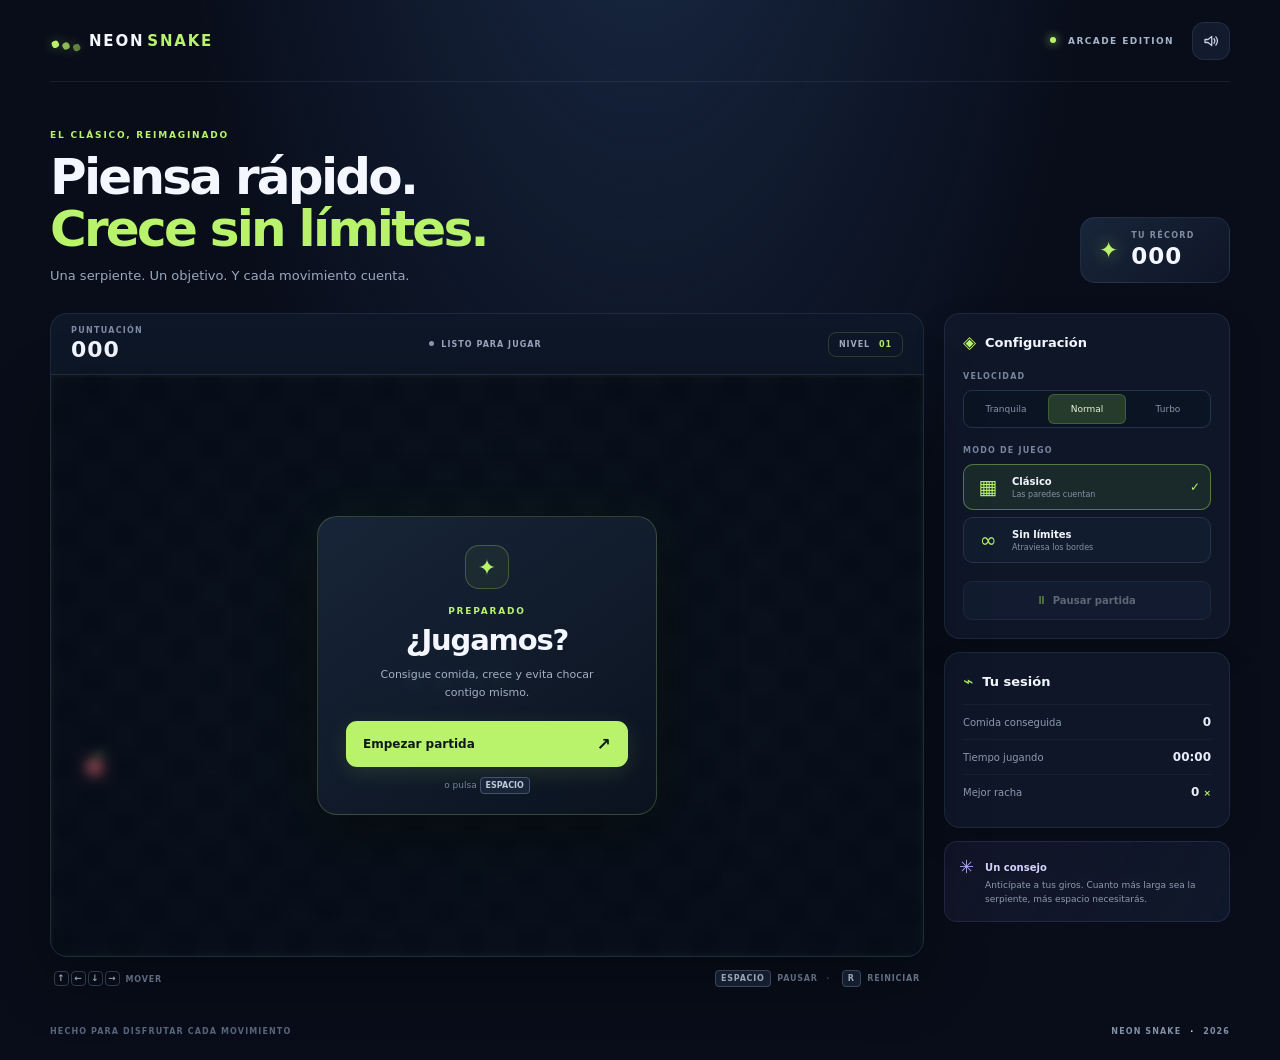
<file: index.html>
<!doctype html>
<html lang="es">
<head>
  <meta charset="utf-8">
  <meta name="viewport" content="width=device-width, initial-scale=1, viewport-fit=cover">
  <meta name="theme-color" content="#080d19">
  <meta name="description" content="Una experiencia Snake moderna: controles precisos, animaciones fluidas y partidas rápidas.">
  <title>Neon Snake — Serpiente-Juego</title>
  <link rel="stylesheet" href="./styles.css">
  <script src="./game.js" defer></script>
</head>
<body>
  <div class="ambient ambient-one" aria-hidden="true"></div>
  <div class="ambient ambient-two" aria-hidden="true"></div>
  <main class="app-shell">
    <header class="topbar">
      <a class="brand" href="./" aria-label="Neon Snake, inicio">
        <span class="brand-mark" aria-hidden="true"><span></span><span></span><span></span></span>
        <span>NEON<span class="brand-accent">SNAKE</span></span>
      </a>
      <div class="topbar-actions">
        <span class="status-pill"><i></i> ARCADE EDITION</span>
        <button class="icon-button" id="sound-toggle" type="button" aria-label="Activar o desactivar sonido" aria-pressed="true">
          <svg class="sound-on" viewBox="0 0 24 24" aria-hidden="true"><path d="M4 10v4h4l5 4V6l-5 4H4Z"/><path d="M16 9a5 5 0 0 1 0 6M18.5 6.5a9 9 0 0 1 0 11"/></svg>
          <svg class="sound-off" viewBox="0 0 24 24" aria-hidden="true"><path d="M4 10v4h4l5 4V6l-5 4H4Z"/><path d="m17 9 5 6m0-6-5 6"/></svg>
        </button>
      </div>
    </header>

    <section class="intro">
      <div>
        <p class="eyebrow">EL CLÁSICO, REIMAGINADO</p>
        <h1>Piensa rápido.<br><span>Crece sin límites.</span></h1>
        <p class="intro-copy">Una serpiente. Un objetivo. Y cada movimiento cuenta.</p>
      </div>
      <div class="best-card">
        <span class="best-icon" aria-hidden="true">✦</span>
        <div><span class="metric-label">TU RÉCORD</span><strong id="best-score">000</strong></div>
      </div>
    </section>

    <section class="game-layout" aria-label="Zona de juego">
      <div class="game-column">
        <div class="game-toolbar">
          <div class="live-score">
            <span class="metric-label">PUNTUACIÓN</span>
            <strong id="score">000</strong>
          </div>
          <div class="game-state" id="game-state" aria-live="polite"><span class="state-dot"></span><span id="state-label">LISTO PARA JUGAR</span></div>
          <div class="bonus-chip" id="bonus-chip" hidden>★ +30 <strong id="bonus-time">7</strong>s</div>
          <div class="level-chip">NIVEL <strong id="level">01</strong></div>
        </div>

        <div class="board-frame" id="board-frame">
          <canvas id="game-canvas" width="720" height="480" aria-label="Tablero del juego Snake. Usa las flechas o WASD para moverte." role="img"></canvas>
          <div class="board-vignette" aria-hidden="true"></div>
          <div class="overlay" id="overlay">
            <div class="overlay-card">
              <div class="overlay-symbol" id="overlay-symbol">✦</div>
              <p class="eyebrow" id="overlay-kicker">PREPARADO</p>
              <h2 id="overlay-title">¿Jugamos?</h2>
              <p id="overlay-copy">Consigue comida, crece y evita chocar contigo mismo.</p>
              <button class="primary-button" id="start-button" type="button"><span>Empezar partida</span><b>↗</b></button>
              <span class="overlay-hint">o pulsa <kbd>ESPACIO</kbd></span>
            </div>
          </div>
          <div class="pause-indicator" id="pause-indicator" hidden>Ⅱ PAUSA</div>
        </div>

        <div class="board-footer">
          <span><i class="key-icon">↑</i><i class="key-icon">←</i><i class="key-icon">↓</i><i class="key-icon">→</i> MOVER</span>
          <span><kbd>ESPACIO</kbd> PAUSAR <b>·</b> <kbd>R</kbd> REINICIAR</span>
        </div>
      </div>

      <aside class="side-panel">
        <section class="panel-card">
          <div class="panel-heading"><span class="panel-icon">◈</span><h2>Configuración</h2></div>
          <div class="setting-group">
            <span class="setting-label">VELOCIDAD</span>
            <div class="segmented" role="group" aria-label="Velocidad de juego">
              <button type="button" data-speed="chill" aria-pressed="false">Tranquila</button>
              <button type="button" data-speed="normal" aria-pressed="true">Normal</button>
              <button type="button" data-speed="turbo" aria-pressed="false">Turbo</button>
            </div>
          </div>
          <div class="setting-group">
            <span class="setting-label">MODO DE JUEGO</span>
            <div class="mode-options">
              <button class="mode-option selected" type="button" data-mode="walls" aria-pressed="true">
                <span class="mode-symbol">▦</span><span><b>Clásico</b><small>Las paredes cuentan</small></span><span class="mode-check">✓</span>
              </button>
              <button class="mode-option" type="button" data-mode="wrap" aria-pressed="false">
                <span class="mode-symbol">∞</span><span><b>Sin límites</b><small>Atraviesa los bordes</small></span><span class="mode-check">✓</span>
              </button>
            </div>
          </div>
          <button class="secondary-button" id="pause-button" type="button" disabled><span>Ⅱ</span> Pausar partida</button>
        </section>

        <section class="panel-card stats-card">
          <div class="panel-heading"><span class="panel-icon">⌁</span><h2>Tu sesión</h2></div>
          <div class="stat-row"><span>Comida conseguida</span><strong id="food-count">0</strong></div>
          <div class="stat-row"><span>Tiempo jugando</span><strong id="time-played">00:00</strong></div>
          <div class="stat-row"><span>Mejor racha</span><strong id="streak">0 <small>×</small></strong></div>
        </section>

        <div class="tip-card"><span class="tip-spark">✳</span><div><b>Un consejo</b><p>Anticípate a tus giros. Cuanto más larga sea la serpiente, más espacio necesitarás.</p></div></div>
      </aside>
    </section>

    <section class="mobile-controls" aria-label="Controles táctiles">
      <button type="button" data-direction="up" aria-label="Arriba">↑</button>
      <div><button type="button" data-direction="left" aria-label="Izquierda">←</button><button type="button" data-direction="down" aria-label="Abajo">↓</button><button type="button" data-direction="right" aria-label="Derecha">→</button></div>
    </section>

    <footer class="footer"><span>HECHO PARA DISFRUTAR CADA MOVIMIENTO</span><span>NEON SNAKE <b>·</b> 2026</span></footer>
  </main>
</body>
</html>
</file>
<file: styles.css>
:root {
  color-scheme: dark;
  --bg: #080d19;
  --panel: rgba(16, 25, 43, .88);
  --panel-border: rgba(151, 177, 220, .12);
  --muted: #8491a9;
  --text: #f4f7ff;
  --lime: #b8f36b;
  --mint: #63e6b4;
  --purple: #9a8cff;
  --font: "DM Sans", ui-sans-serif, system-ui, sans-serif;
  --display: "Space Grotesk", var(--font);
}
* { box-sizing: border-box; }
html { min-width: 320px; background: var(--bg); }
body { margin: 0; min-height: 100vh; overflow-x: hidden; color: var(--text); font-family: var(--font); background: radial-gradient(ellipse at 50% -25%, #1a2a47 0%, transparent 52%), var(--bg); }
button { color: inherit; font: inherit; }
button:focus-visible, a:focus-visible { outline: 2px solid var(--lime); outline-offset: 4px; }
.ambient { position: fixed; z-index: -1; width: 420px; height: 420px; border-radius: 50%; filter: blur(110px); opacity: .12; pointer-events: none; }
.ambient-one { top: 18%; left: -260px; background: #4b83ff; }
.ambient-two { right: -270px; bottom: 5%; background: #55e4a4; }
.app-shell { width: min(1180px, calc(100% - 56px)); margin: 0 auto; }
.topbar { height: 82px; display: flex; align-items: center; justify-content: space-between; border-bottom: 1px solid rgba(165, 185, 220, .1); }
.brand { display: inline-flex; align-items: center; gap: 12px; color: var(--text); text-decoration: none; font: 700 15px var(--display); letter-spacing: .12em; }
.brand-accent { color: var(--lime); margin-left: 3px; }
.brand-mark { width: 27px; height: 27px; display: flex; align-items: center; justify-content: center; gap: 2px; transform: rotate(-25deg); }
.brand-mark span { width: 7px; height: 7px; border-radius: 3px; background: var(--lime); box-shadow: 0 0 12px #b8f36b66; }
.brand-mark span:nth-child(2) { opacity: .75; transform: translateY(6px); }
.brand-mark span:nth-child(3) { opacity: .5; transform: translateY(12px); }
.topbar-actions { display: flex; align-items: center; gap: 18px; }
.status-pill { color: #a7b4c9; font-size: 9px; font-weight: 800; letter-spacing: .16em; }
.status-pill i, .state-dot { display: inline-block; width: 6px; height: 6px; margin-right: 7px; border-radius: 50%; background: var(--lime); box-shadow: 0 0 10px #b8f36b; vertical-align: 1px; }
.icon-button { width: 38px; height: 38px; display: grid; place-items: center; border: 1px solid var(--panel-border); border-radius: 12px; background: #111b2d; cursor: pointer; transition: border-color .2s, transform .2s; }
.icon-button:hover { border-color: #b8f36b66; transform: translateY(-1px); }
.icon-button svg { width: 18px; height: 18px; fill: none; stroke: #c5d0e1; stroke-width: 1.7; stroke-linecap: round; stroke-linejoin: round; }
.sound-off { display: none; }
.icon-button.muted .sound-on { display: none; }
.icon-button.muted .sound-off { display: block; }
.intro { display: flex; justify-content: space-between; align-items: end; padding: 48px 0 30px; }
.eyebrow { margin: 0 0 12px; color: var(--lime); font-size: 9px; font-weight: 800; letter-spacing: .2em; }
h1 { margin: 0; font: 700 clamp(34px, 4vw, 50px)/1.03 var(--display); letter-spacing: -.055em; }
h1 span { color: var(--lime); }
.intro-copy { margin: 13px 0 0; color: #9ba8bd; font-size: 13px; }
.best-card { min-width: 150px; display: flex; align-items: center; gap: 13px; padding: 13px 18px; border: 1px solid var(--panel-border); border-radius: 15px; background: linear-gradient(135deg, rgba(30, 44, 67, .8), rgba(16, 25, 43, .7)); }
.best-icon { color: var(--lime); font-size: 23px; text-shadow: 0 0 16px #b8f36b88; }
.metric-label { display: block; color: #7f8ca4; font-size: 8px; font-weight: 800; letter-spacing: .16em; }
.best-card strong { display: block; margin-top: 3px; font: 700 23px var(--display); letter-spacing: .04em; }
.game-layout { display: grid; grid-template-columns: minmax(0, 1fr) 286px; gap: 20px; align-items: start; }
.game-column { min-width: 0; }
.game-toolbar { height: 61px; display: flex; align-items: center; justify-content: space-between; padding: 0 20px; border: 1px solid var(--panel-border); border-bottom: 0; border-radius: 17px 17px 0 0; background: rgba(15, 24, 41, .92); }
.live-score strong { display: block; margin-top: 2px; font: 700 22px var(--display); letter-spacing: .04em; }
.game-state { color: #9ba8bd; font-size: 8px; font-weight: 800; letter-spacing: .13em; }
.game-state .state-dot { width: 5px; height: 5px; }
.level-chip { padding: 7px 10px; border: 1px solid rgba(184, 243, 107, .18); border-radius: 8px; color: #9eacbf; font-size: 8px; font-weight: 800; letter-spacing: .12em; }
.bonus-chip { padding: 7px 9px; border: 1px solid #ffd16655; border-radius: 8px; color: #ffd166; background: #ffd16612; font-size: 8px; font-weight: 900; letter-spacing: .08em; white-space: nowrap; animation: bonus-pulse 1s ease-in-out infinite alternate; }
.bonus-chip strong { color: #fff0c2; }
@keyframes bonus-pulse { from { box-shadow: 0 0 0 #ffd16600; } to { box-shadow: 0 0 15px #ffd16622; } }
.bonus-chip[hidden] { display: none; }
.level-chip strong { color: var(--lime); margin-left: 5px; }
.board-frame { position: relative; overflow: hidden; border: 1px solid rgba(151, 177, 220, .15); border-radius: 0 0 17px 17px; background: #0b1422; box-shadow: 0 22px 65px #0005, inset 0 0 0 1px #ffffff05; }
#game-canvas { display: block; width: 100%; aspect-ratio: 3 / 2; touch-action: none; }
.board-vignette { position: absolute; inset: 0; pointer-events: none; background: radial-gradient(ellipse at center, transparent 48%, rgba(3, 8, 16, .3) 100%); }
.overlay { position: absolute; inset: 0; display: grid; place-items: center; padding: 20px; background: rgba(5, 10, 19, .53); backdrop-filter: blur(5px); transition: opacity .22s ease, visibility .22s ease; }
.overlay.hidden { opacity: 0; visibility: hidden; pointer-events: none; }
.overlay-card { width: min(340px, 100%); padding: 28px 28px 24px; border: 1px solid rgba(184, 243, 107, .2); border-radius: 20px; text-align: center; background: linear-gradient(145deg, rgba(24, 38, 58, .97), rgba(11, 19, 32, .97)); box-shadow: 0 20px 70px #0008, 0 0 50px #a5e95b0d; }
.overlay-symbol { width: 44px; height: 44px; display: grid; place-items: center; margin: 0 auto 17px; border: 1px solid #b8f36b40; border-radius: 14px; color: var(--lime); font-size: 22px; background: #b8f36b0d; }
.overlay-card .eyebrow { margin-bottom: 7px; }
.overlay-card h2 { margin: 0; font: 700 29px var(--display); letter-spacing: -.04em; }
.overlay-card > p:not(.eyebrow) { max-width: 250px; margin: 9px auto 20px; color: #a4b0c3; font-size: 11px; line-height: 1.6; }
.primary-button { width: 100%; min-height: 46px; display: flex; align-items: center; justify-content: space-between; padding: 0 17px; border: 0; border-radius: 11px; color: #101a13; background: var(--lime); font-size: 12px; font-weight: 800; cursor: pointer; box-shadow: 0 6px 22px #b8f36b20; transition: transform .18s, box-shadow .18s, background .18s; }
.primary-button:hover { transform: translateY(-2px); background: #c9ff80; box-shadow: 0 9px 26px #b8f36b35; }
.primary-button b { font-size: 17px; }
.overlay-hint { display: block; margin-top: 13px; color: #75839a; font-size: 9px; }
kbd { padding: 3px 5px; border: 1px solid #45536a; border-radius: 4px; color: #bdc8d9; background: #182438; font: 700 8px var(--font); }
.pause-indicator { position: absolute; top: 14px; right: 14px; padding: 7px 10px; border: 1px solid #b8f36b44; border-radius: 8px; color: var(--lime); background: #0c1725dd; font-size: 9px; font-weight: 800; letter-spacing: .12em; }
.board-footer { min-height: 42px; display: flex; align-items: center; justify-content: space-between; padding: 0 4px; color: #718099; font-size: 8px; font-weight: 800; letter-spacing: .1em; }
.board-footer b, .footer b { margin: 0 5px; color: #46546b; }
.key-icon { display: inline-grid; width: 15px; height: 15px; place-items: center; margin-right: 2px; border: 1px solid #36445a; border-radius: 4px; color: #a9b6c9; font-style: normal; font-size: 9px; }
.board-footer kbd { margin: 0 3px; }
.side-panel { display: grid; gap: 13px; }
.panel-card { padding: 18px; border: 1px solid var(--panel-border); border-radius: 16px; background: var(--panel); box-shadow: 0 14px 35px #0002; }
.panel-heading { display: flex; align-items: center; gap: 9px; margin-bottom: 20px; }
.panel-icon { color: var(--lime); font-size: 17px; }
.panel-heading h2 { margin: 0; font: 600 13px var(--display); }
.setting-group { margin-bottom: 18px; }
.setting-label { display: block; margin-bottom: 9px; color: #77859d; font-size: 8px; font-weight: 800; letter-spacing: .15em; }
.segmented { display: grid; grid-template-columns: repeat(3, 1fr); gap: 3px; padding: 3px; border: 1px solid #25334a; border-radius: 9px; background: #0b1423; }
.segmented button { min-height: 30px; padding: 0 4px; border: 0; border-radius: 6px; color: #8795aa; background: transparent; font-size: 9px; cursor: pointer; transition: .2s; }
.segmented button[aria-pressed="true"] { color: #e7f5d7; background: #263b2c; box-shadow: inset 0 0 0 1px #b8f36b30; }
.mode-options { display: grid; gap: 7px; }
.mode-option { width: 100%; display: flex; align-items: center; gap: 10px; padding: 10px; border: 1px solid #27354b; border-radius: 10px; text-align: left; background: #111c2e; cursor: pointer; transition: border-color .2s, background .2s; }
.mode-option.selected { border-color: #b8f36b65; background: #1a2a2b; }
.mode-symbol { width: 28px; color: var(--lime); text-align: center; font-size: 20px; }
.mode-option b, .mode-option small { display: block; }
.mode-option b { font-size: 10px; }
.mode-option small { margin-top: 3px; color: #8391a7; font-size: 8px; }
.mode-check { margin-left: auto; color: var(--lime); opacity: 0; font-size: 12px; }
.mode-option.selected .mode-check { opacity: 1; }
.secondary-button { width: 100%; min-height: 39px; display: flex; align-items: center; justify-content: center; gap: 8px; border: 1px solid #33435b; border-radius: 9px; color: #d3ddec; background: #17243a; font-size: 10px; font-weight: 700; cursor: pointer; transition: .2s; }
.secondary-button:not(:disabled):hover { border-color: #b8f36b77; color: var(--lime); }
.secondary-button:disabled { opacity: .4; cursor: not-allowed; }
.secondary-button span { color: var(--lime); }
.stats-card .panel-heading { margin-bottom: 13px; }
.stat-row { display: flex; align-items: center; justify-content: space-between; padding: 10px 0; border-top: 1px solid #ffffff0b; color: #8c9ab0; font-size: 10px; }
.stat-row strong { color: #e8eef8; font: 600 12px var(--display); }
.stat-row strong small { color: var(--lime); font-size: 9px; }
.tip-card { display: flex; gap: 11px; padding: 14px; border: 1px solid #9a8cff24; border-radius: 13px; background: linear-gradient(120deg, #9a8cff12, #16223888); }
.tip-spark { color: #b3a8ff; font-size: 18px; }
.tip-card b { color: #d7d2ff; font-size: 10px; }
.tip-card p { margin: 4px 0 0; color: #8d9ab0; font-size: 9px; line-height: 1.55; }
.mobile-controls { display: none; }
.footer { display: flex; justify-content: space-between; padding: 28px 0 24px; color: #59677e; font-size: 8px; font-weight: 800; letter-spacing: .14em; }
.footer span:last-child { color: #8290a7; }
.footer b { color: var(--lime); }
@media (max-width: 900px) {
  .app-shell { width: min(760px, calc(100% - 36px)); }
  .game-layout { grid-template-columns: minmax(0, 1fr) 250px; gap: 14px; }
  .panel-card { padding: 15px; }
  .intro { padding-top: 38px; }
}
@media (max-width: 700px) {
  .app-shell { width: min(560px, calc(100% - 28px)); }
  .topbar { height: 66px; }
  .status-pill { display: none; }
  .intro { align-items: center; padding: 32px 0 22px; }
  h1 { font-size: clamp(32px, 8vw, 43px); }
  .intro-copy { max-width: 230px; font-size: 11px; line-height: 1.5; }
  .best-card { min-width: 102px; gap: 8px; padding: 10px; }
  .best-icon { font-size: 17px; }
  .best-card strong { font-size: 19px; }
  .game-layout { grid-template-columns: 1fr; }
  .side-panel { grid-template-columns: 1fr 1fr; align-items: start; }
  .side-panel .panel-card:first-child { grid-row: span 2; }
  .tip-card { min-height: 100%; }
  .board-footer { font-size: 7px; }
  .mobile-controls { display: flex; flex-direction: column; align-items: center; gap: 5px; margin: 13px auto 0; }
  .mobile-controls > button, .mobile-controls div button { width: 43px; height: 39px; border: 1px solid #35445b; border-radius: 10px; color: var(--lime); background: #142137; font-size: 18px; touch-action: manipulation; }
  .mobile-controls div { display: flex; gap: 5px; }
  .footer { padding-top: 22px; font-size: 7px; }
}
@media (max-width: 430px) {
  .intro { gap: 8px; }
  .best-card { min-width: 88px; }
  .best-card .metric-label { font-size: 7px; }
  .side-panel { grid-template-columns: 1fr; }
  .side-panel .panel-card:first-child { grid-row: auto; }
  .tip-card { min-height: auto; }
  .game-toolbar { padding: 0 12px; }
  .game-state { font-size: 7px; letter-spacing: .08em; }
  .board-footer > span:last-child { letter-spacing: .03em; }
}
@media (prefers-reduced-motion: reduce) {
  .bonus-chip { animation: none !important; }
  *, *::before, *::after { scroll-behavior: auto !important; transition-duration: .01ms !important; animation-duration: .01ms !important; }
}
</file>
